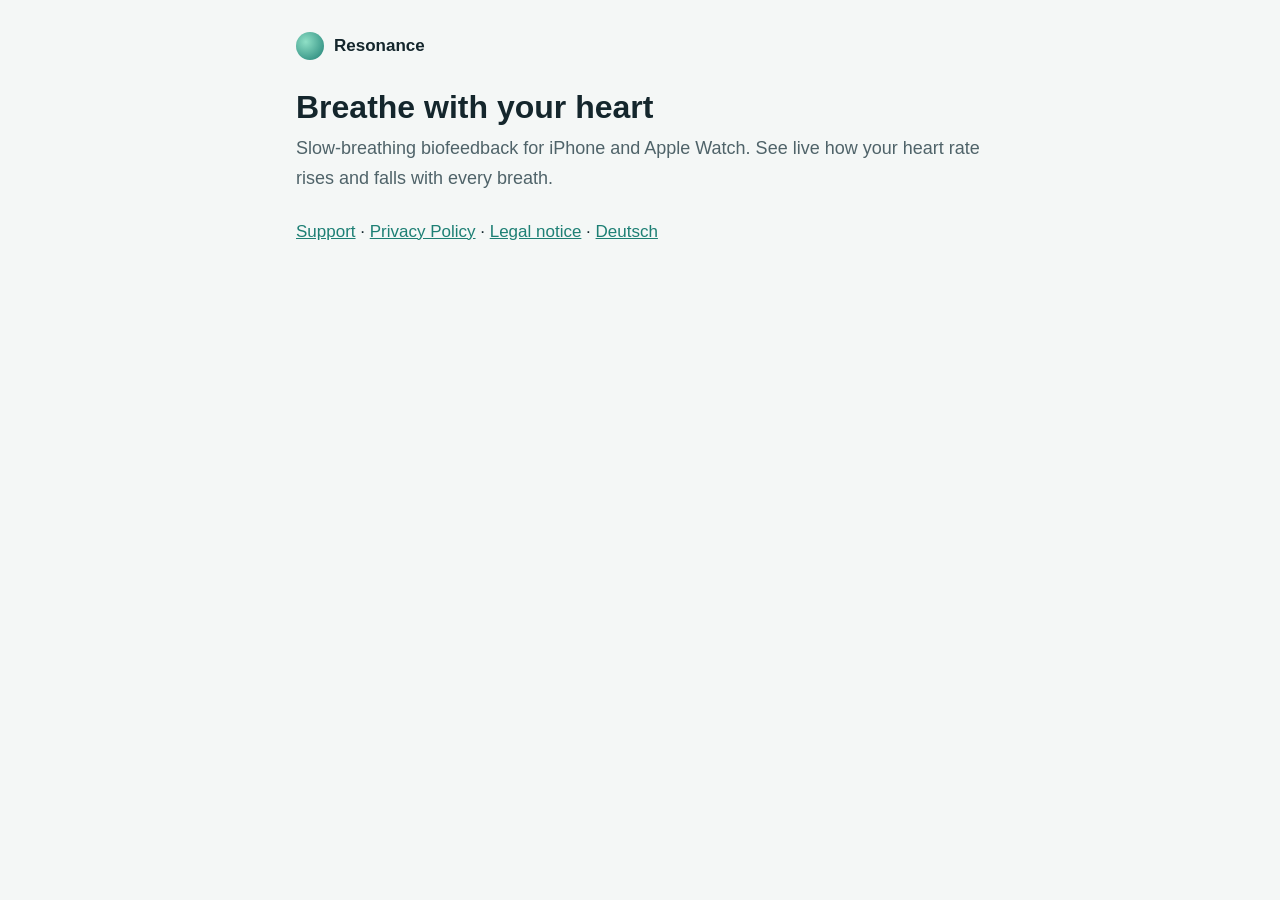
<file: index.html>
<!doctype html>
<html lang="en">
<head>
<meta charset="utf-8">
<meta name="viewport" content="width=device-width, initial-scale=1">
<title>Resonance</title>
<link rel="stylesheet" href="style.css">
</head>
<body>
<main>
<header class="top"><a class="brand" href="index.html"><span class="orb"></span>Resonance</a></header>
<h1>Breathe with your heart</h1>
<p class="lead">Slow-breathing biofeedback for iPhone and Apple Watch. See live how your heart rate rises and falls with every breath.</p>
<p><a href="support.html">Support</a> · <a href="privacy.html">Privacy Policy</a> · <a href="impressum.html">Legal notice</a> · <a href="de/index.html" lang="de">Deutsch</a></p>
</main>
</body>
</html>
</file>
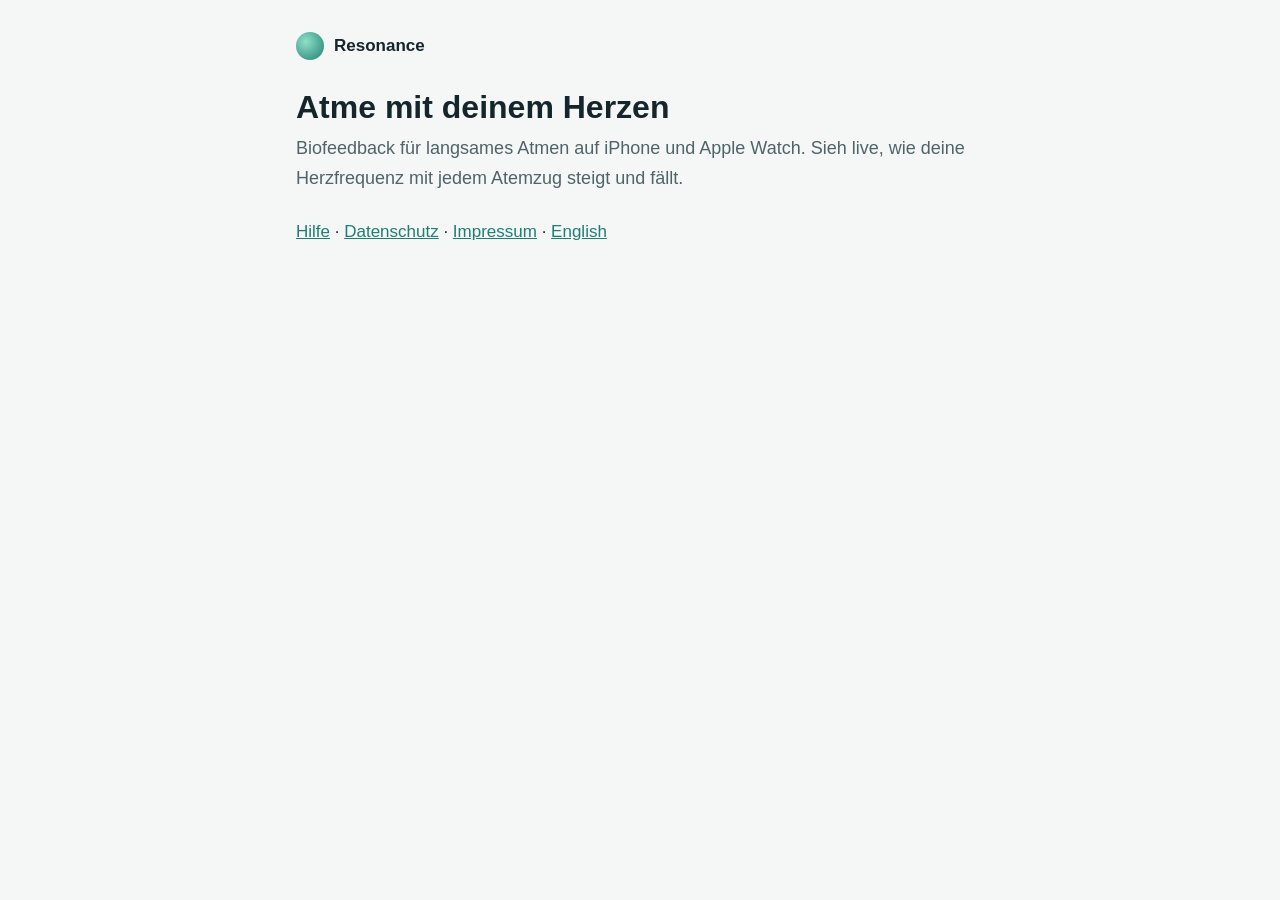
<file: de/index.html>
<!doctype html>
<html lang="de">
<head>
<meta charset="utf-8">
<meta name="viewport" content="width=device-width, initial-scale=1">
<title>Resonance</title>
<link rel="stylesheet" href="../style.css">
</head>
<body>
<main>
<header class="top"><a class="brand" href="index.html"><span class="orb"></span>Resonance</a></header>
<h1>Atme mit deinem Herzen</h1>
<p class="lead">Biofeedback für langsames Atmen auf iPhone und Apple Watch. Sieh live, wie deine Herzfrequenz mit jedem Atemzug steigt und fällt.</p>
<p><a href="support.html">Hilfe</a> · <a href="datenschutz.html">Datenschutz</a> · <a href="../impressum.html">Impressum</a> · <a href="../index.html" lang="en">English</a></p>
</main>
</body>
</html>
</file>
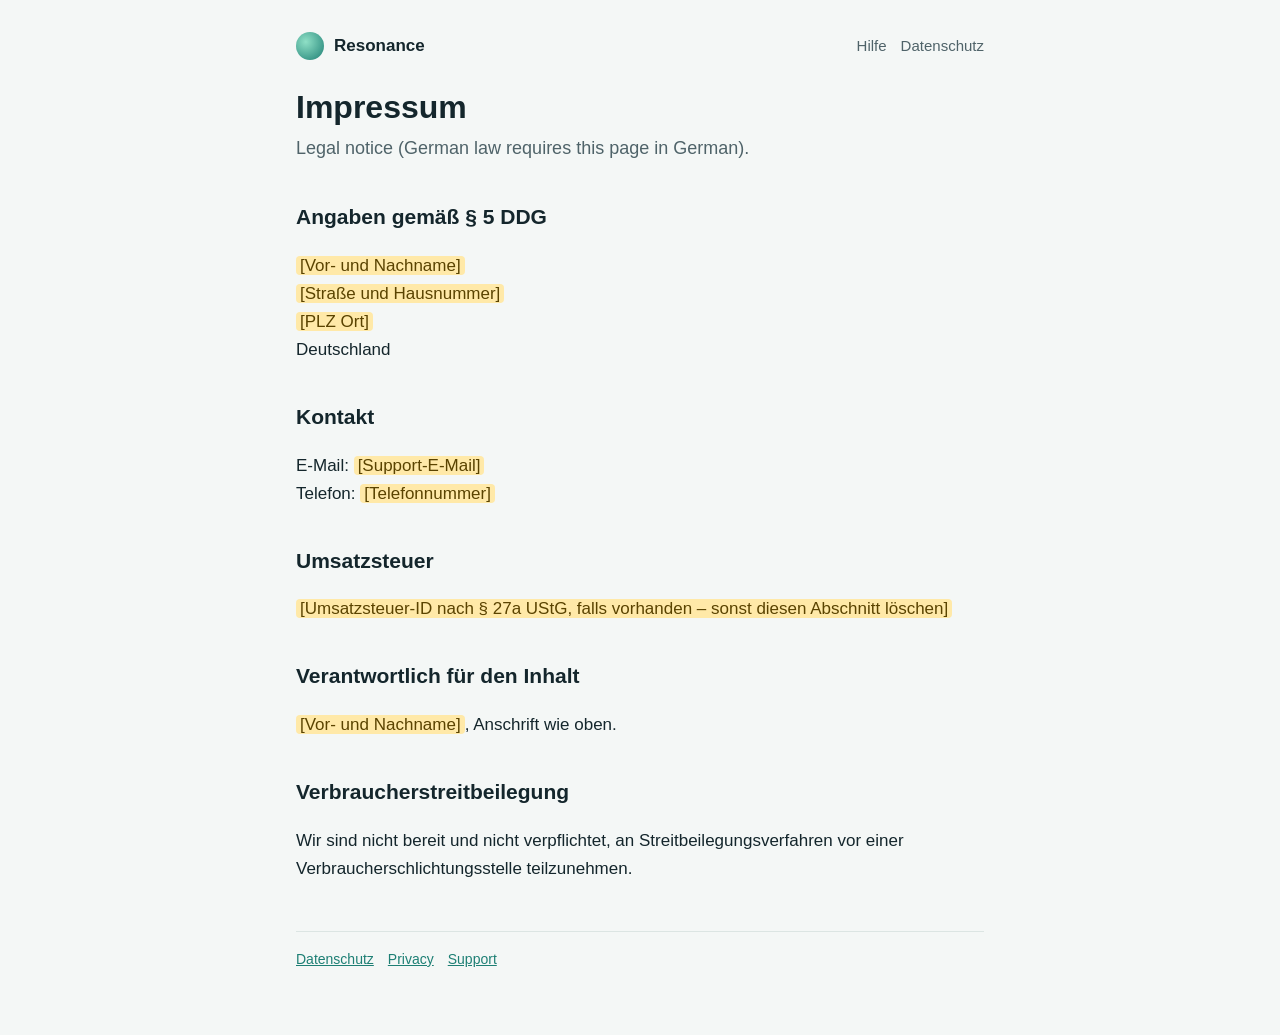
<file: impressum.html>
<!doctype html>
<html lang="de">
<head>
<meta charset="utf-8">
<meta name="viewport" content="width=device-width, initial-scale=1">
<title>Impressum · Resonance</title>
<link rel="stylesheet" href="style.css">
</head>
<body>
<main>
<header class="top">
  <a class="brand" href="index.html"><span class="orb"></span>Resonance</a>
  <nav><a href="de/support.html">Hilfe</a><a href="de/datenschutz.html">Datenschutz</a></nav>
</header>

<h1>Impressum</h1>
<p class="lead">Legal notice (German law requires this page in German).</p>

<h2>Angaben gemäß § 5 DDG</h2>
<p><span class="placeholder">[Vor- und Nachname]</span><br>
<span class="placeholder">[Straße und Hausnummer]</span><br>
<span class="placeholder">[PLZ Ort]</span><br>
Deutschland</p>

<h2>Kontakt</h2>
<p>E-Mail: <span class="placeholder">[Support-E-Mail]</span><br>
Telefon: <span class="placeholder">[Telefonnummer]</span></p>

<h2>Umsatzsteuer</h2>
<p><span class="placeholder">[Umsatzsteuer-ID nach § 27a UStG, falls vorhanden – sonst diesen Abschnitt löschen]</span></p>

<h2>Verantwortlich für den Inhalt</h2>
<p><span class="placeholder">[Vor- und Nachname]</span>, Anschrift wie oben.</p>

<h2>Verbraucherstreitbeilegung</h2>
<p>Wir sind nicht bereit und nicht verpflichtet, an Streitbeilegungsverfahren vor einer Verbraucherschlichtungsstelle teilzunehmen.</p>

<footer><a href="de/datenschutz.html">Datenschutz</a><a href="privacy.html">Privacy</a><a href="support.html">Support</a></footer>
</main>
</body>
</html>
</file>
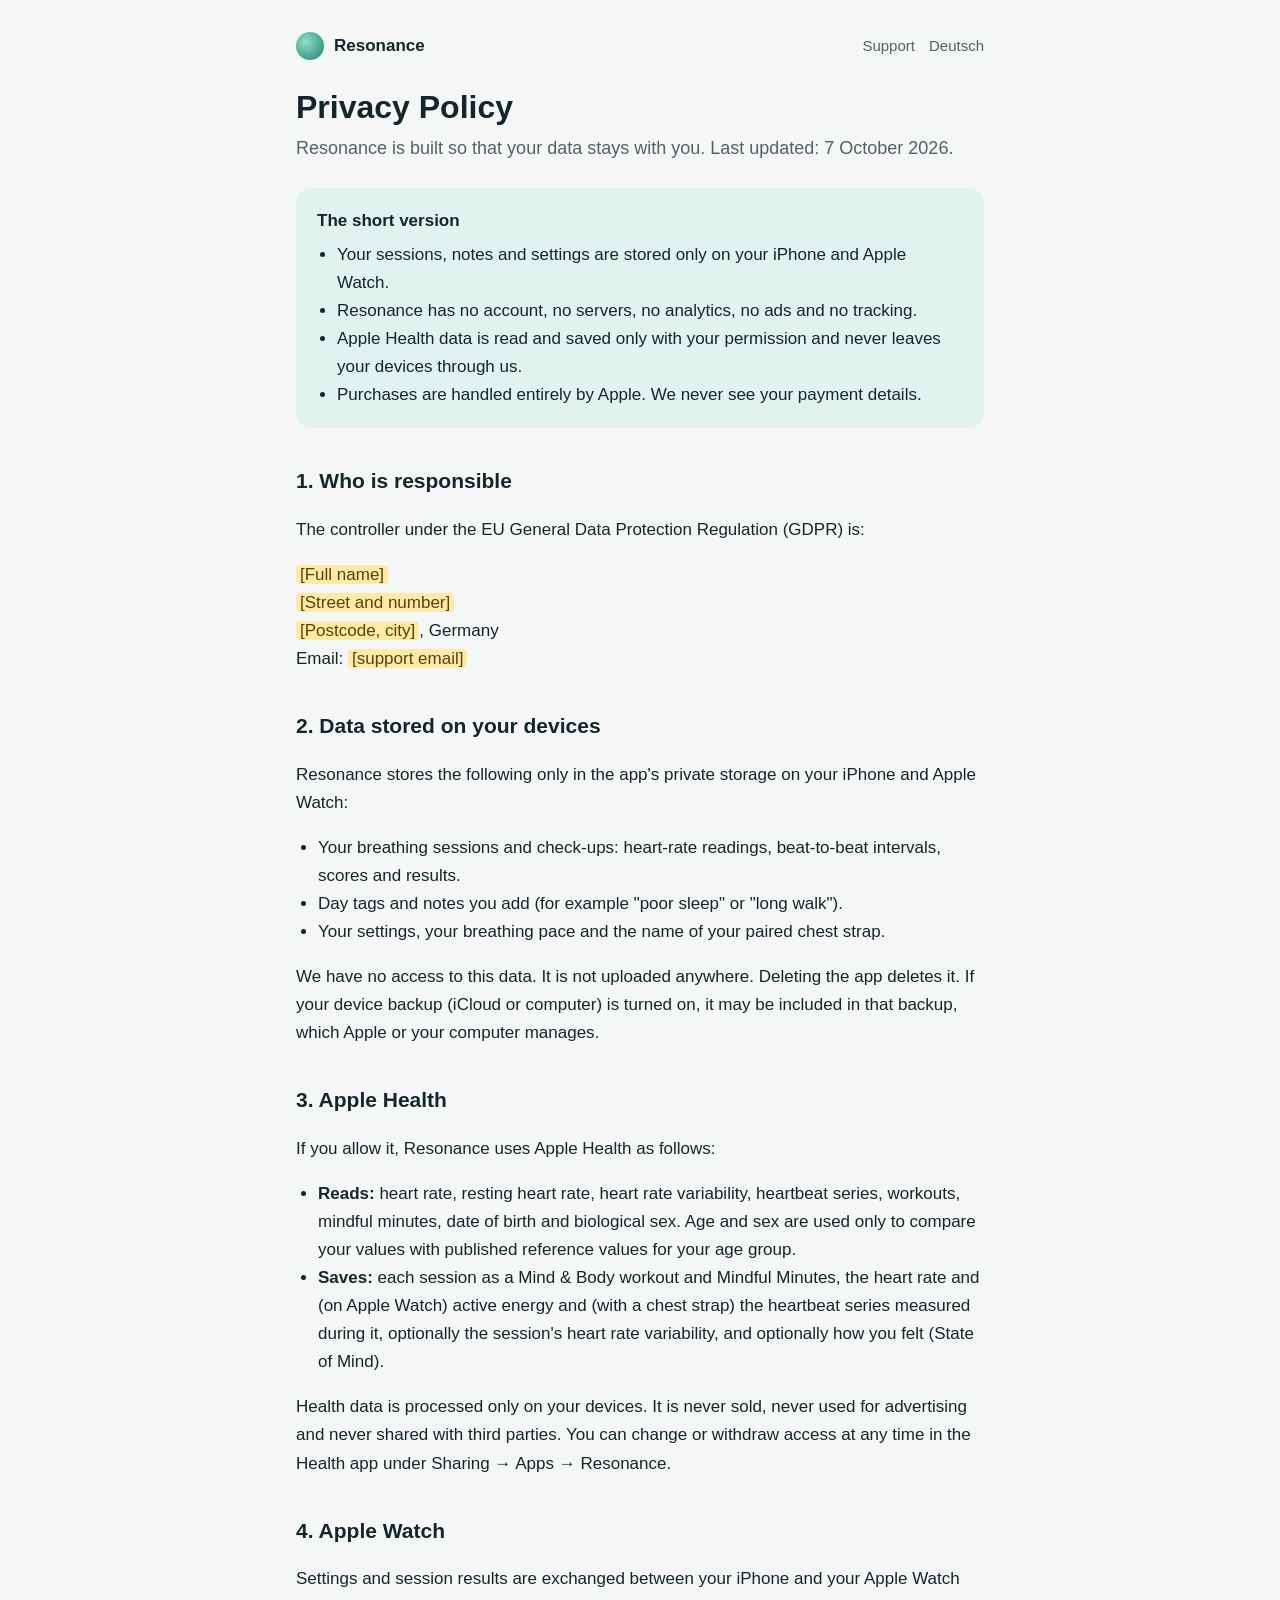
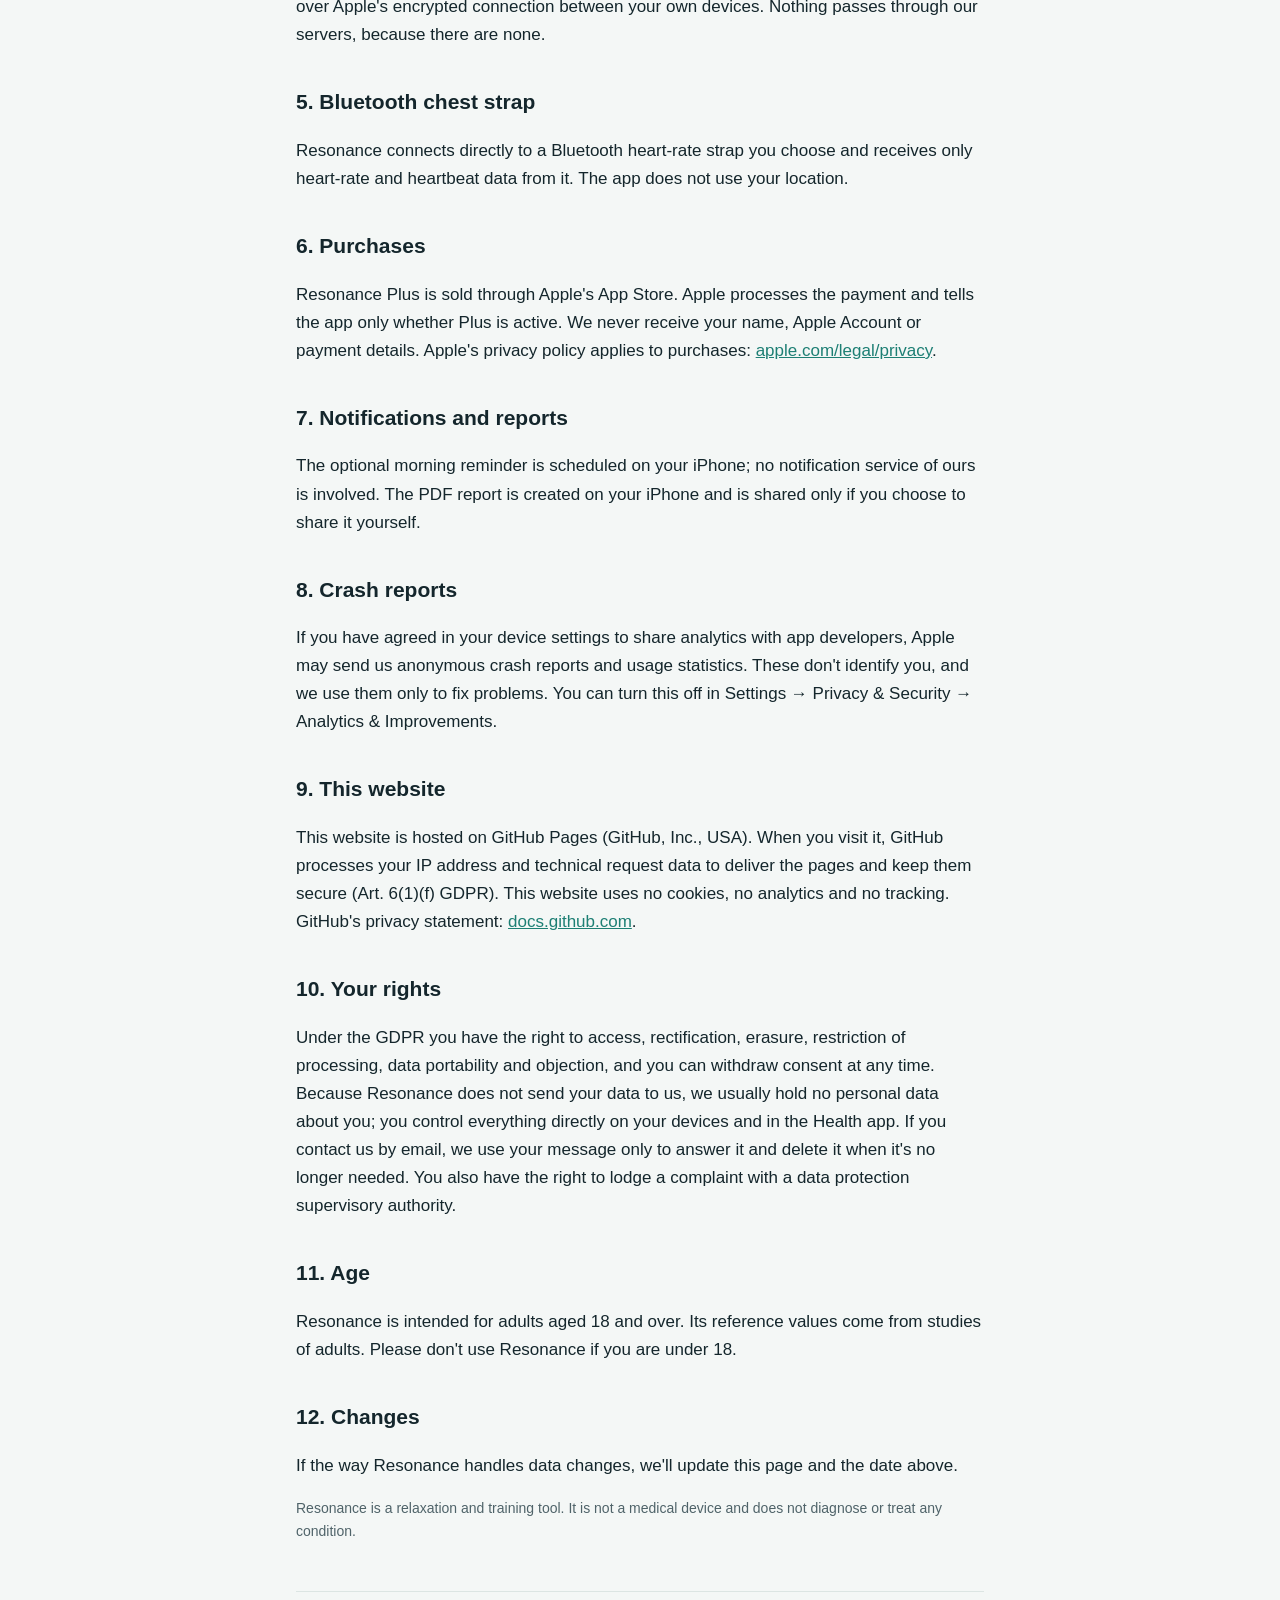
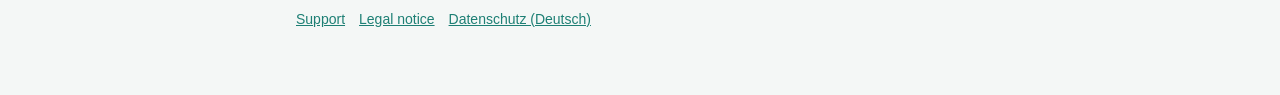
<file: privacy.html>
<!doctype html>
<html lang="en">
<head>
<meta charset="utf-8">
<meta name="viewport" content="width=device-width, initial-scale=1">
<title>Privacy Policy · Resonance</title>
<link rel="stylesheet" href="style.css">
<link rel="alternate" hreflang="de" href="de/datenschutz.html">
</head>
<body>
<main>
<header class="top">
  <a class="brand" href="index.html"><span class="orb"></span>Resonance</a>
  <nav><a href="support.html">Support</a><a href="de/datenschutz.html" lang="de">Deutsch</a></nav>
</header>

<h1>Privacy Policy</h1>
<p class="lead">Resonance is built so that your data stays with you. Last updated: 7 October 2026.</p>

<div class="card summary">
  <strong>The short version</strong>
  <ul>
    <li>Your sessions, notes and settings are stored only on your iPhone and Apple Watch.</li>
    <li>Resonance has no account, no servers, no analytics, no ads and no tracking.</li>
    <li>Apple Health data is read and saved only with your permission and never leaves your devices through us.</li>
    <li>Purchases are handled entirely by Apple. We never see your payment details.</li>
  </ul>
</div>

<h2>1. Who is responsible</h2>
<p>The controller under the EU General Data Protection Regulation (GDPR) is:</p>
<p><span class="placeholder">[Full name]</span><br>
<span class="placeholder">[Street and number]</span><br>
<span class="placeholder">[Postcode, city]</span>, Germany<br>
Email: <span class="placeholder">[support email]</span></p>

<h2>2. Data stored on your devices</h2>
<p>Resonance stores the following only in the app's private storage on your iPhone and Apple Watch:</p>
<ul>
  <li>Your breathing sessions and check-ups: heart-rate readings, beat-to-beat intervals, scores and results.</li>
  <li>Day tags and notes you add (for example "poor sleep" or "long walk").</li>
  <li>Your settings, your breathing pace and the name of your paired chest strap.</li>
</ul>
<p>We have no access to this data. It is not uploaded anywhere. Deleting the app deletes it.
If your device backup (iCloud or computer) is turned on, it may be included in that backup, which Apple or your computer manages.</p>

<h2>3. Apple Health</h2>
<p>If you allow it, Resonance uses Apple Health as follows:</p>
<ul>
  <li><strong>Reads:</strong> heart rate, resting heart rate, heart rate variability, heartbeat series, workouts, mindful minutes, date of birth and biological sex. Age and sex are used only to compare your values with published reference values for your age group.</li>
  <li><strong>Saves:</strong> each session as a Mind &amp; Body workout and Mindful Minutes, the heart rate and (on Apple Watch) active energy and (with a chest strap) the heartbeat series measured during it, optionally the session's heart rate variability, and optionally how you felt (State of Mind).</li>
</ul>
<p>Health data is processed only on your devices. It is never sold, never used for advertising and never shared with third parties.
You can change or withdraw access at any time in the Health app under Sharing → Apps → Resonance.</p>

<h2>4. Apple Watch</h2>
<p>Settings and session results are exchanged between your iPhone and your Apple Watch over Apple's encrypted connection between your own devices. Nothing passes through our servers, because there are none.</p>

<h2>5. Bluetooth chest strap</h2>
<p>Resonance connects directly to a Bluetooth heart-rate strap you choose and receives only heart-rate and heartbeat data from it. The app does not use your location.</p>

<h2>6. Purchases</h2>
<p>Resonance Plus is sold through Apple's App Store. Apple processes the payment and tells the app only whether Plus is active. We never receive your name, Apple Account or payment details. Apple's privacy policy applies to purchases: <a href="https://www.apple.com/legal/privacy/">apple.com/legal/privacy</a>.</p>

<h2>7. Notifications and reports</h2>
<p>The optional morning reminder is scheduled on your iPhone; no notification service of ours is involved.
The PDF report is created on your iPhone and is shared only if you choose to share it yourself.</p>

<h2>8. Crash reports</h2>
<p>If you have agreed in your device settings to share analytics with app developers, Apple may send us anonymous crash reports and usage statistics. These don't identify you, and we use them only to fix problems. You can turn this off in Settings → Privacy &amp; Security → Analytics &amp; Improvements.</p>

<h2>9. This website</h2>
<p>This website is hosted on GitHub Pages (GitHub, Inc., USA). When you visit it, GitHub processes your IP address and technical request data to deliver the pages and keep them secure (Art. 6(1)(f) GDPR). This website uses no cookies, no analytics and no tracking. GitHub's privacy statement: <a href="https://docs.github.com/site-policy/privacy-policies/github-general-privacy-statement">docs.github.com</a>.</p>

<h2>10. Your rights</h2>
<p>Under the GDPR you have the right to access, rectification, erasure, restriction of processing, data portability and objection, and you can withdraw consent at any time.
Because Resonance does not send your data to us, we usually hold no personal data about you; you control everything directly on your devices and in the Health app.
If you contact us by email, we use your message only to answer it and delete it when it's no longer needed.
You also have the right to lodge a complaint with a data protection supervisory authority.</p>

<h2>11. Age</h2>
<p>Resonance is intended for adults aged 18 and over. Its reference values come from studies of adults. Please don't use Resonance if you are under 18.</p>

<h2>12. Changes</h2>
<p>If the way Resonance handles data changes, we'll update this page and the date above.</p>

<p class="small">Resonance is a relaxation and training tool. It is not a medical device and does not diagnose or treat any condition.</p>

<footer><a href="support.html">Support</a><a href="impressum.html">Legal notice</a><a href="de/datenschutz.html">Datenschutz (Deutsch)</a></footer>
</main>
</body>
</html>
</file>
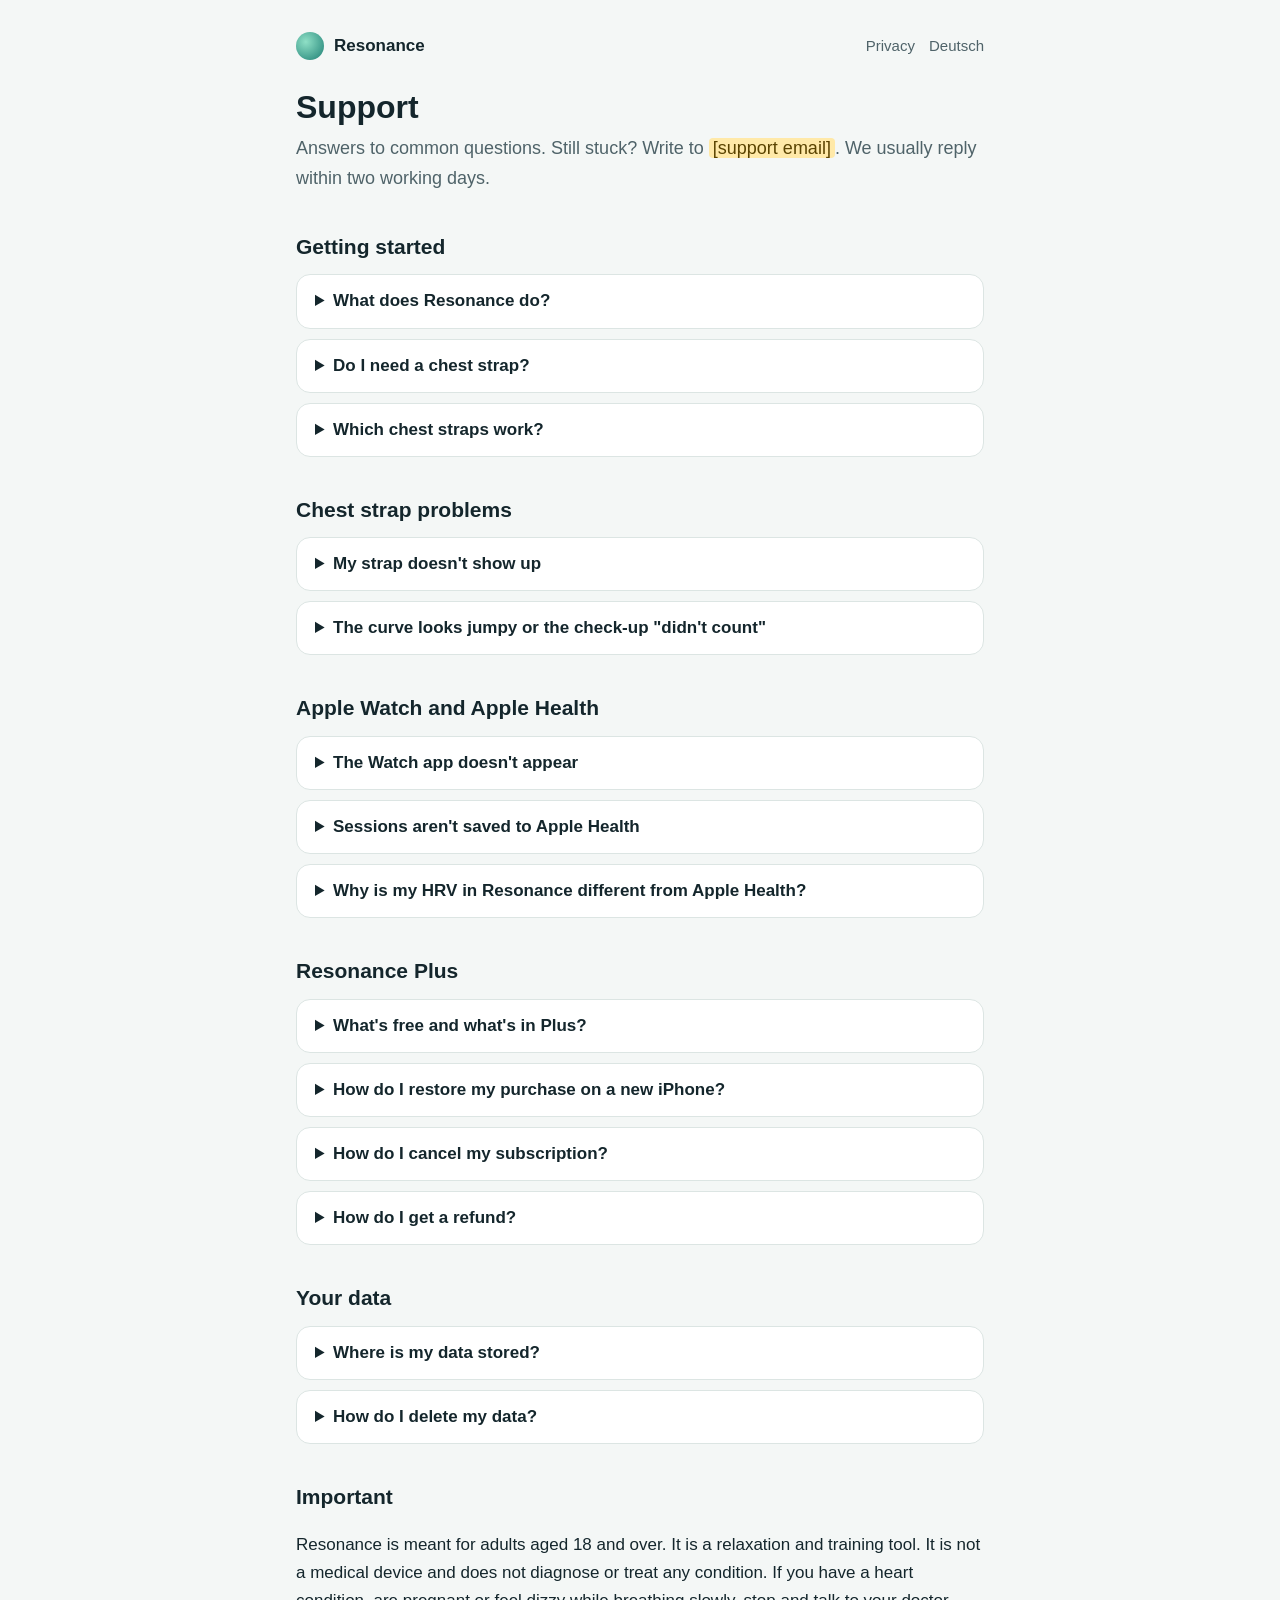
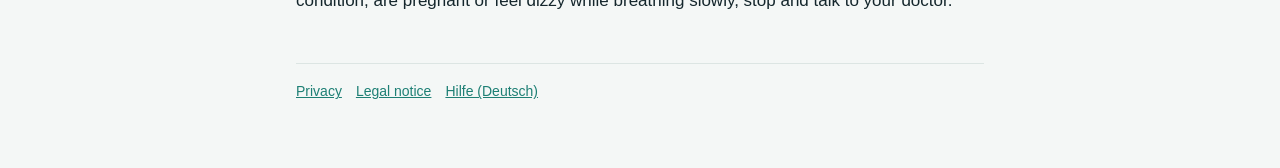
<file: support.html>
<!doctype html>
<html lang="en">
<head>
<meta charset="utf-8">
<meta name="viewport" content="width=device-width, initial-scale=1">
<title>Support · Resonance</title>
<link rel="stylesheet" href="style.css">
<link rel="alternate" hreflang="de" href="de/support.html">
</head>
<body>
<main>
<header class="top">
  <a class="brand" href="index.html"><span class="orb"></span>Resonance</a>
  <nav><a href="privacy.html">Privacy</a><a href="de/support.html" lang="de">Deutsch</a></nav>
</header>

<h1>Support</h1>
<p class="lead">Answers to common questions. Still stuck? Write to <span class="placeholder">[support email]</span>. We usually reply within two working days.</p>

<h2>Getting started</h2>
<details><summary>What does Resonance do?</summary>
<p>When you breathe in, your heart beats a little faster; when you breathe out, it slows down. Resonance guides you to breathe slowly so this wave becomes big and smooth, and shows you live how well it works.</p></details>
<details><summary>Do I need a chest strap?</summary>
<p>No. The Apple Watch works on its own. A Bluetooth chest strap measures every single heartbeat and gives the most precise feedback, especially at faster breathing paces and for HRV numbers like RMSSD.</p></details>
<details><summary>Which chest straps work?</summary>
<p>Any strap that uses the standard Bluetooth heart-rate profile and sends beat-to-beat (RR) intervals, for example the Polar H10 or Garmin HRM series. Straps that only send heart rate also work, just less precisely.</p></details>

<h2>Chest strap problems</h2>
<details><summary>My strap doesn't show up</summary>
<ul>
  <li>Wet the electrodes and put the strap on; most straps only wake up when they touch skin.</li>
  <li>Don't pair it in iOS Settings. Open Resonance → sensor row → Search for straps.</li>
  <li>Some straps allow only a few Bluetooth connections. Disconnect it from other apps or devices.</li>
  <li>Make sure Bluetooth is allowed for Resonance in Settings → Privacy &amp; Security → Bluetooth.</li>
</ul></details>
<details><summary>The curve looks jumpy or the check-up "didn't count"</summary>
<p>That usually means a weak signal. Wet the electrodes, tighten the strap a little and sit still. A Watch band should sit snugly above the wrist bone.</p></details>

<h2>Apple Watch and Apple Health</h2>
<details><summary>The Watch app doesn't appear</summary>
<p>Open the Watch app on your iPhone, scroll to Available Apps and install Resonance.</p></details>
<details><summary>Sessions aren't saved to Apple Health</summary>
<p>Open the Health app → your profile → Apps → Resonance and turn the categories on. Then in Resonance tap Settings → Reconnect Apple Health.</p></details>
<details><summary>Why is my HRV in Resonance different from Apple Health?</summary>
<p>They're measured in different situations. Apple Health takes short readings at rest, mostly at night. Resonance measures while you breathe slowly, which makes your heart rate swing much more. Compare each number only with itself.</p></details>

<h2>Resonance Plus</h2>
<details><summary>What's free and what's in Plus?</summary>
<p>Breathing sessions, live feedback, the check-up, the resonance finder, the Apple Watch and Apple Health are free. Plus unlocks your progress and its interpretation: Journey (start to now, trends, what affects you, milestones), the PDF report, Today and age comparisons.</p></details>
<details><summary>How do I restore my purchase on a new iPhone?</summary>
<p>Sign in with the same Apple Account, then open Resonance → Settings → Restore purchases.</p></details>
<details><summary>How do I cancel my subscription?</summary>
<p>Open Settings on your iPhone → your name → Subscriptions → Resonance Plus → Cancel Subscription. Cancel at least 24 hours before it renews. You keep Plus until the end of the paid period.</p></details>
<details><summary>How do I get a refund?</summary>
<p>Refunds are handled by Apple. Request one at <a href="https://reportaproblem.apple.com">reportaproblem.apple.com</a>.</p></details>

<h2>Your data</h2>
<details><summary>Where is my data stored?</summary>
<p>Only on your iPhone and Apple Watch, and in Apple Health if you allow it. Resonance has no account and no servers. See the <a href="privacy.html">privacy policy</a>.</p></details>
<details><summary>How do I delete my data?</summary>
<p>Deleting the app deletes everything Resonance stored. Sessions saved to Apple Health stay there until you delete them in the Health app (Browse → a category → Show All Data, or your profile → Apps → Resonance).</p></details>

<h2>Important</h2>
<p>Resonance is meant for adults aged 18 and over. It is a relaxation and training tool. It is not a medical device and does not diagnose or treat any condition. If you have a heart condition, are pregnant or feel dizzy while breathing slowly, stop and talk to your doctor.</p>

<footer><a href="privacy.html">Privacy</a><a href="impressum.html">Legal notice</a><a href="de/support.html">Hilfe (Deutsch)</a></footer>
</main>
</body>
</html>
</file>
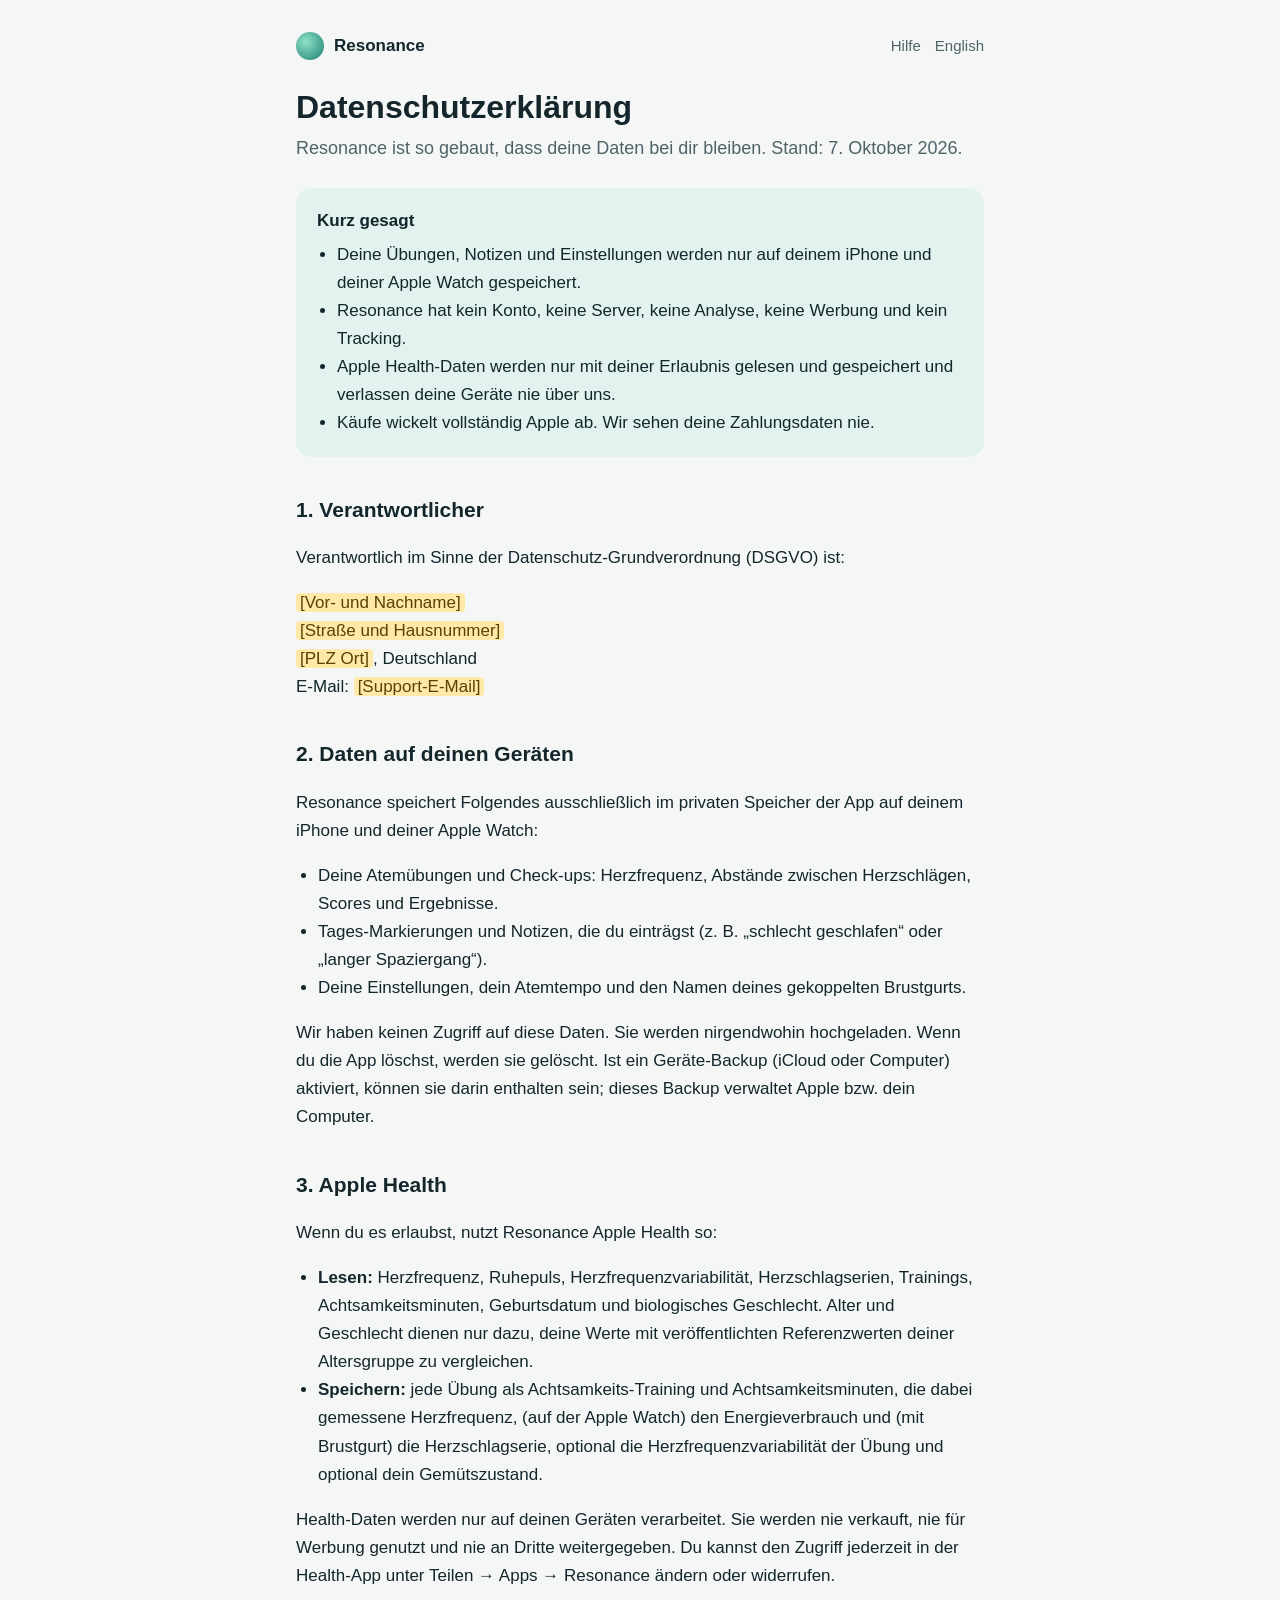
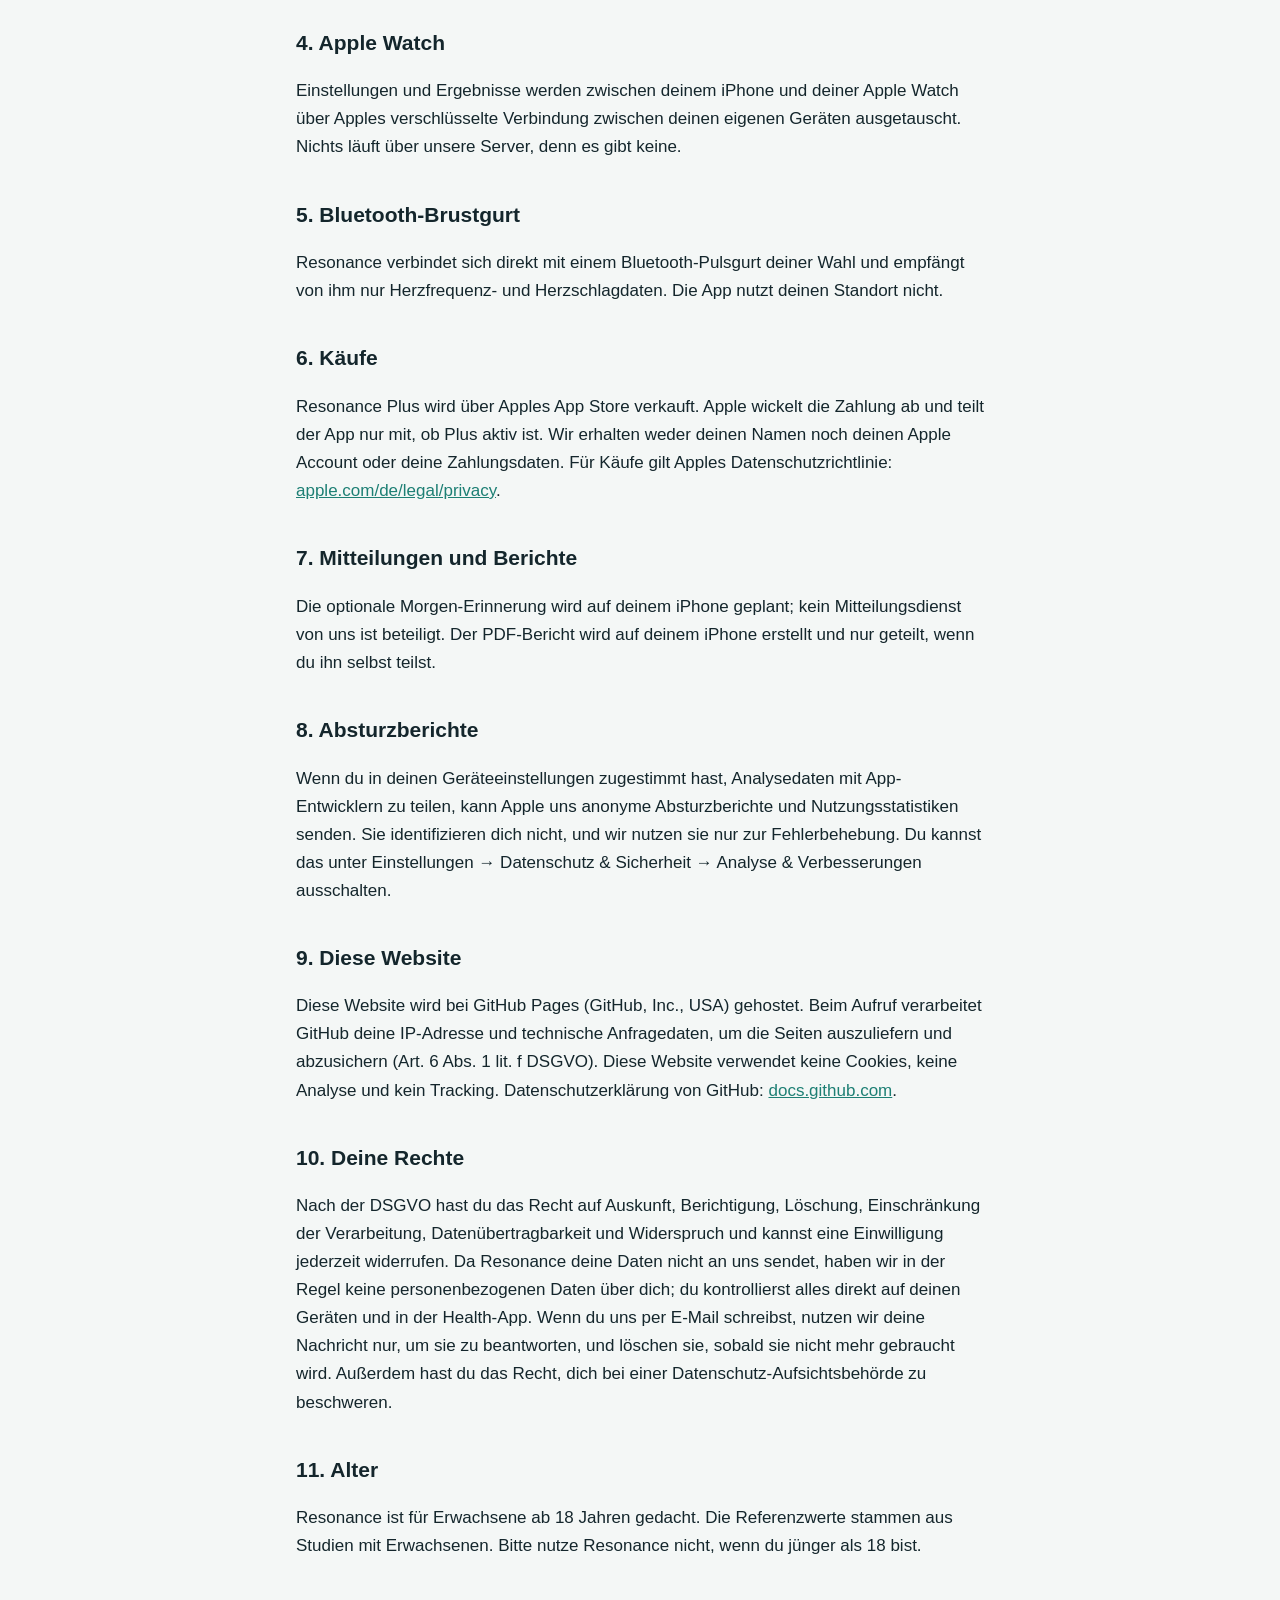
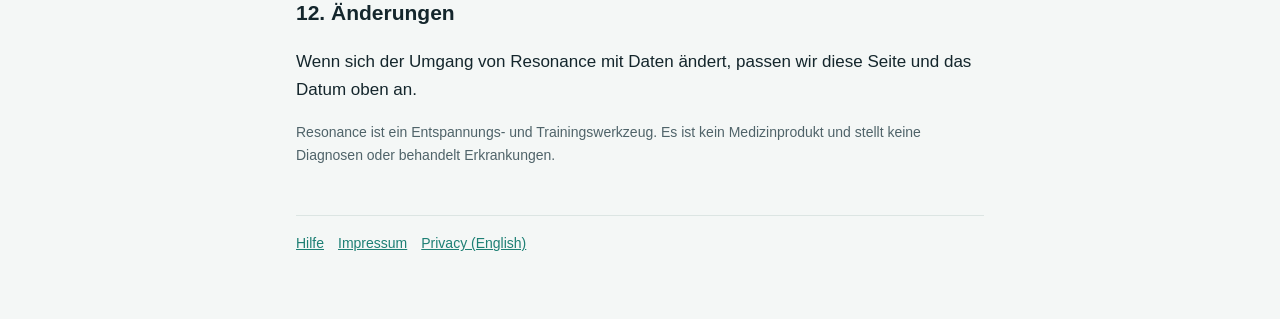
<file: de/datenschutz.html>
<!doctype html>
<html lang="de">
<head>
<meta charset="utf-8">
<meta name="viewport" content="width=device-width, initial-scale=1">
<title>Datenschutzerklärung · Resonance</title>
<link rel="stylesheet" href="../style.css">
<link rel="alternate" hreflang="en" href="../privacy.html">
</head>
<body>
<main>
<header class="top">
  <a class="brand" href="index.html"><span class="orb"></span>Resonance</a>
  <nav><a href="support.html">Hilfe</a><a href="../privacy.html" lang="en">English</a></nav>
</header>

<h1>Datenschutzerklärung</h1>
<p class="lead">Resonance ist so gebaut, dass deine Daten bei dir bleiben. Stand: 7. Oktober 2026.</p>

<div class="card summary">
  <strong>Kurz gesagt</strong>
  <ul>
    <li>Deine Übungen, Notizen und Einstellungen werden nur auf deinem iPhone und deiner Apple Watch gespeichert.</li>
    <li>Resonance hat kein Konto, keine Server, keine Analyse, keine Werbung und kein Tracking.</li>
    <li>Apple Health-Daten werden nur mit deiner Erlaubnis gelesen und gespeichert und verlassen deine Geräte nie über uns.</li>
    <li>Käufe wickelt vollständig Apple ab. Wir sehen deine Zahlungsdaten nie.</li>
  </ul>
</div>

<h2>1. Verantwortlicher</h2>
<p>Verantwortlich im Sinne der Datenschutz-Grundverordnung (DSGVO) ist:</p>
<p><span class="placeholder">[Vor- und Nachname]</span><br>
<span class="placeholder">[Straße und Hausnummer]</span><br>
<span class="placeholder">[PLZ Ort]</span>, Deutschland<br>
E-Mail: <span class="placeholder">[Support-E-Mail]</span></p>

<h2>2. Daten auf deinen Geräten</h2>
<p>Resonance speichert Folgendes ausschließlich im privaten Speicher der App auf deinem iPhone und deiner Apple Watch:</p>
<ul>
  <li>Deine Atemübungen und Check-ups: Herzfrequenz, Abstände zwischen Herzschlägen, Scores und Ergebnisse.</li>
  <li>Tages-Markierungen und Notizen, die du einträgst (z. B. „schlecht geschlafen“ oder „langer Spaziergang“).</li>
  <li>Deine Einstellungen, dein Atemtempo und den Namen deines gekoppelten Brustgurts.</li>
</ul>
<p>Wir haben keinen Zugriff auf diese Daten. Sie werden nirgendwohin hochgeladen. Wenn du die App löschst, werden sie gelöscht.
Ist ein Geräte-Backup (iCloud oder Computer) aktiviert, können sie darin enthalten sein; dieses Backup verwaltet Apple bzw. dein Computer.</p>

<h2>3. Apple Health</h2>
<p>Wenn du es erlaubst, nutzt Resonance Apple Health so:</p>
<ul>
  <li><strong>Lesen:</strong> Herzfrequenz, Ruhepuls, Herzfrequenzvariabilität, Herzschlagserien, Trainings, Achtsamkeitsminuten, Geburtsdatum und biologisches Geschlecht. Alter und Geschlecht dienen nur dazu, deine Werte mit veröffentlichten Referenzwerten deiner Altersgruppe zu vergleichen.</li>
  <li><strong>Speichern:</strong> jede Übung als Achtsamkeits-Training und Achtsamkeitsminuten, die dabei gemessene Herzfrequenz, (auf der Apple Watch) den Energieverbrauch und (mit Brustgurt) die Herzschlagserie, optional die Herzfrequenzvariabilität der Übung und optional dein Gemütszustand.</li>
</ul>
<p>Health-Daten werden nur auf deinen Geräten verarbeitet. Sie werden nie verkauft, nie für Werbung genutzt und nie an Dritte weitergegeben.
Du kannst den Zugriff jederzeit in der Health-App unter Teilen → Apps → Resonance ändern oder widerrufen.</p>

<h2>4. Apple Watch</h2>
<p>Einstellungen und Ergebnisse werden zwischen deinem iPhone und deiner Apple Watch über Apples verschlüsselte Verbindung zwischen deinen eigenen Geräten ausgetauscht. Nichts läuft über unsere Server, denn es gibt keine.</p>

<h2>5. Bluetooth-Brustgurt</h2>
<p>Resonance verbindet sich direkt mit einem Bluetooth-Pulsgurt deiner Wahl und empfängt von ihm nur Herzfrequenz- und Herzschlagdaten. Die App nutzt deinen Standort nicht.</p>

<h2>6. Käufe</h2>
<p>Resonance Plus wird über Apples App Store verkauft. Apple wickelt die Zahlung ab und teilt der App nur mit, ob Plus aktiv ist. Wir erhalten weder deinen Namen noch deinen Apple Account oder deine Zahlungsdaten. Für Käufe gilt Apples Datenschutzrichtlinie: <a href="https://www.apple.com/de/legal/privacy/">apple.com/de/legal/privacy</a>.</p>

<h2>7. Mitteilungen und Berichte</h2>
<p>Die optionale Morgen-Erinnerung wird auf deinem iPhone geplant; kein Mitteilungsdienst von uns ist beteiligt.
Der PDF-Bericht wird auf deinem iPhone erstellt und nur geteilt, wenn du ihn selbst teilst.</p>

<h2>8. Absturzberichte</h2>
<p>Wenn du in deinen Geräteeinstellungen zugestimmt hast, Analysedaten mit App-Entwicklern zu teilen, kann Apple uns anonyme Absturzberichte und Nutzungsstatistiken senden. Sie identifizieren dich nicht, und wir nutzen sie nur zur Fehlerbehebung. Du kannst das unter Einstellungen → Datenschutz &amp; Sicherheit → Analyse &amp; Verbesserungen ausschalten.</p>

<h2>9. Diese Website</h2>
<p>Diese Website wird bei GitHub Pages (GitHub, Inc., USA) gehostet. Beim Aufruf verarbeitet GitHub deine IP-Adresse und technische Anfragedaten, um die Seiten auszuliefern und abzusichern (Art. 6 Abs. 1 lit. f DSGVO). Diese Website verwendet keine Cookies, keine Analyse und kein Tracking. Datenschutzerklärung von GitHub: <a href="https://docs.github.com/site-policy/privacy-policies/github-general-privacy-statement">docs.github.com</a>.</p>

<h2>10. Deine Rechte</h2>
<p>Nach der DSGVO hast du das Recht auf Auskunft, Berichtigung, Löschung, Einschränkung der Verarbeitung, Datenübertragbarkeit und Widerspruch und kannst eine Einwilligung jederzeit widerrufen.
Da Resonance deine Daten nicht an uns sendet, haben wir in der Regel keine personenbezogenen Daten über dich; du kontrollierst alles direkt auf deinen Geräten und in der Health-App.
Wenn du uns per E-Mail schreibst, nutzen wir deine Nachricht nur, um sie zu beantworten, und löschen sie, sobald sie nicht mehr gebraucht wird.
Außerdem hast du das Recht, dich bei einer Datenschutz-Aufsichtsbehörde zu beschweren.</p>

<h2>11. Alter</h2>
<p>Resonance ist für Erwachsene ab 18 Jahren gedacht. Die Referenzwerte stammen aus Studien mit Erwachsenen. Bitte nutze Resonance nicht, wenn du jünger als 18 bist.</p>

<h2>12. Änderungen</h2>
<p>Wenn sich der Umgang von Resonance mit Daten ändert, passen wir diese Seite und das Datum oben an.</p>

<p class="small">Resonance ist ein Entspannungs- und Trainingswerkzeug. Es ist kein Medizinprodukt und stellt keine Diagnosen oder behandelt Erkrankungen.</p>

<footer><a href="support.html">Hilfe</a><a href="../impressum.html">Impressum</a><a href="../privacy.html">Privacy (English)</a></footer>
</main>
</body>
</html>
</file>
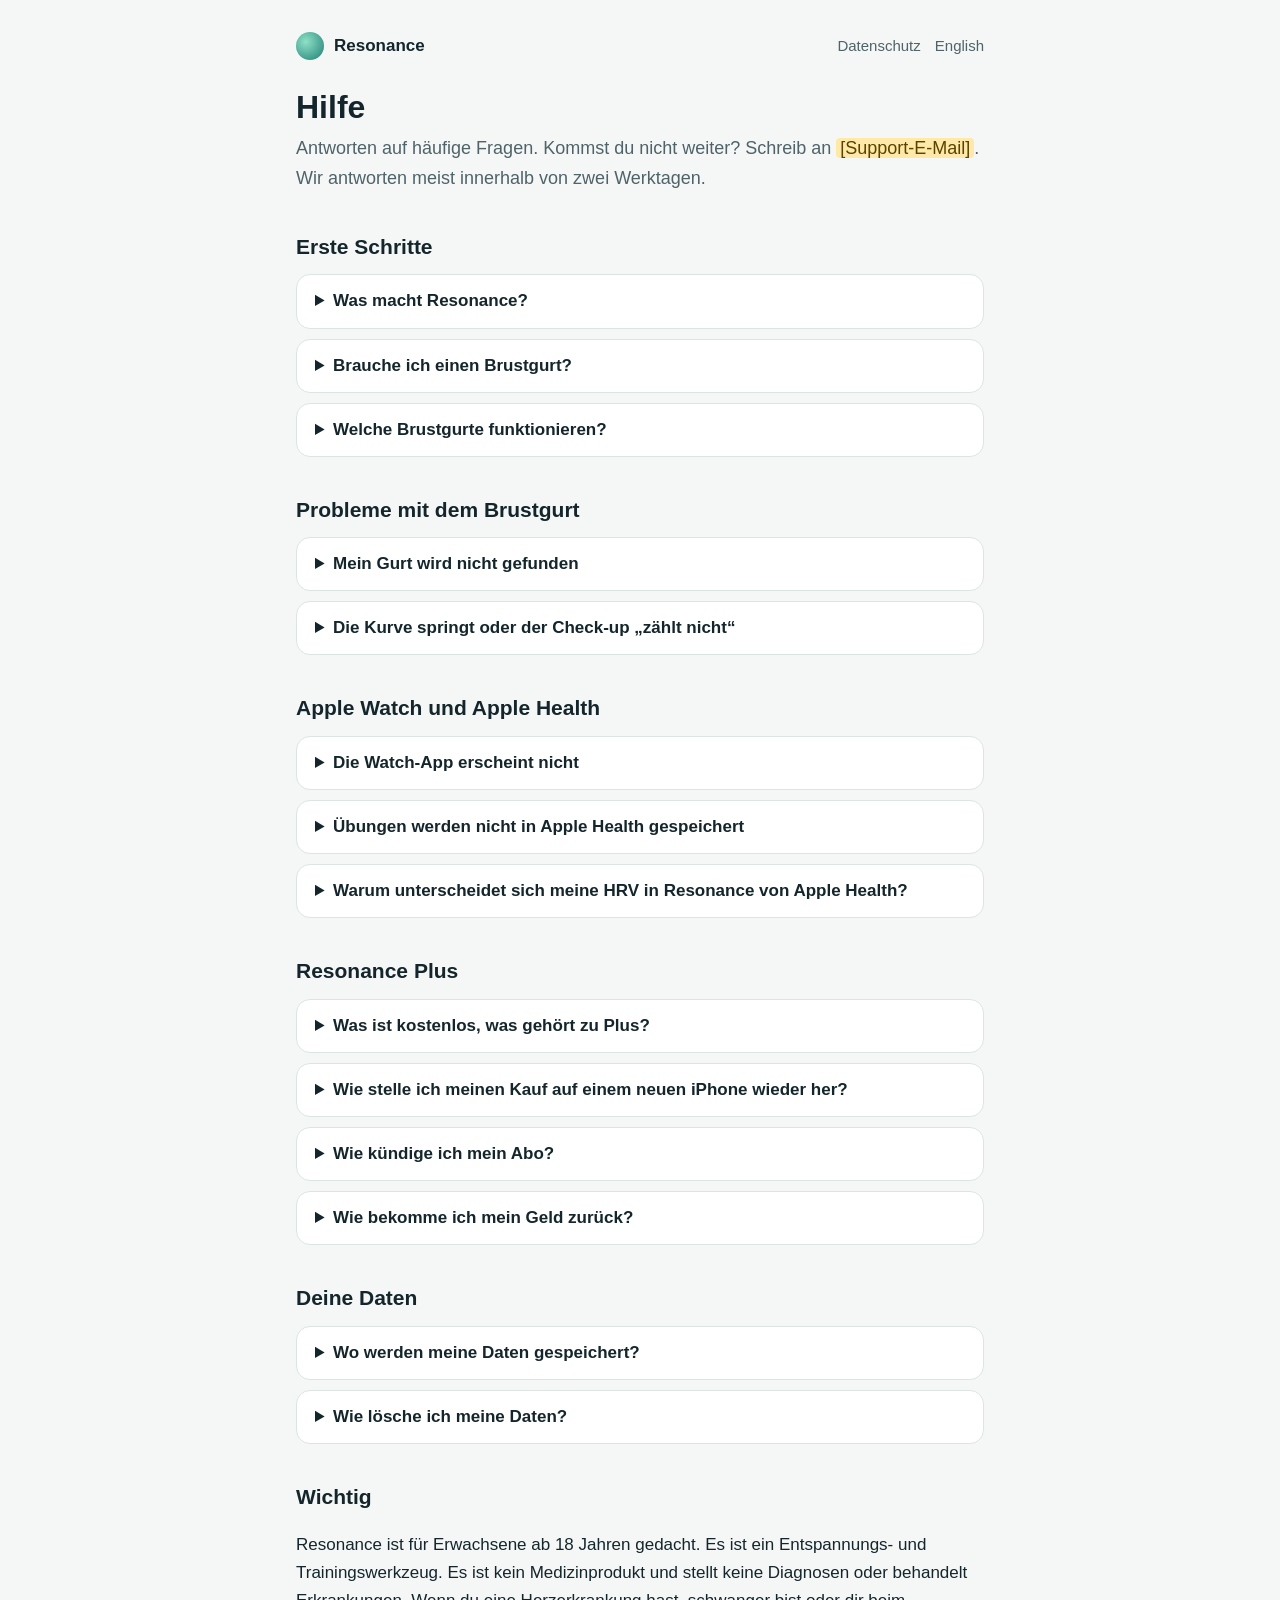
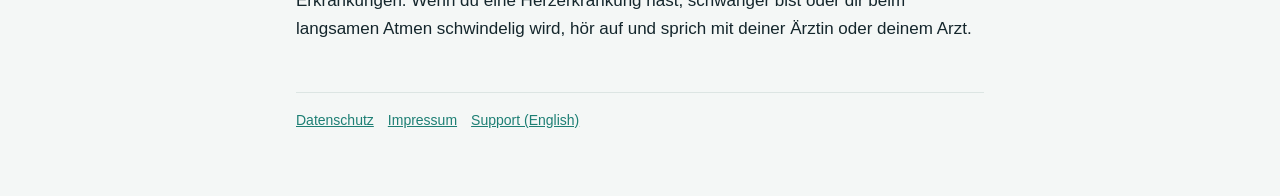
<file: de/support.html>
<!doctype html>
<html lang="de">
<head>
<meta charset="utf-8">
<meta name="viewport" content="width=device-width, initial-scale=1">
<title>Hilfe · Resonance</title>
<link rel="stylesheet" href="../style.css">
<link rel="alternate" hreflang="en" href="../support.html">
</head>
<body>
<main>
<header class="top">
  <a class="brand" href="index.html"><span class="orb"></span>Resonance</a>
  <nav><a href="datenschutz.html">Datenschutz</a><a href="../support.html" lang="en">English</a></nav>
</header>

<h1>Hilfe</h1>
<p class="lead">Antworten auf häufige Fragen. Kommst du nicht weiter? Schreib an <span class="placeholder">[Support-E-Mail]</span>. Wir antworten meist innerhalb von zwei Werktagen.</p>

<h2>Erste Schritte</h2>
<details><summary>Was macht Resonance?</summary>
<p>Beim Einatmen schlägt dein Herz etwas schneller, beim Ausatmen langsamer. Resonance hilft dir, langsam zu atmen, damit diese Welle groß und gleichmäßig wird, und zeigt dir live, wie gut es klappt.</p></details>
<details><summary>Brauche ich einen Brustgurt?</summary>
<p>Nein. Die Apple Watch funktioniert allein. Ein Bluetooth-Brustgurt misst jeden einzelnen Herzschlag und liefert das genaueste Feedback, besonders bei schnellerem Atemtempo und für HRV-Werte wie RMSSD.</p></details>
<details><summary>Welche Brustgurte funktionieren?</summary>
<p>Jeder Gurt mit dem Standard-Bluetooth-Herzfrequenzprofil, der Schlag-zu-Schlag-Abstände (RR) sendet, zum Beispiel der Polar H10 oder die Garmin-HRM-Reihe. Gurte, die nur die Herzfrequenz senden, funktionieren auch, nur weniger genau.</p></details>

<h2>Probleme mit dem Brustgurt</h2>
<details><summary>Mein Gurt wird nicht gefunden</summary>
<ul>
  <li>Befeuchte die Elektroden und leg den Gurt an; die meisten Gurte wachen erst bei Hautkontakt auf.</li>
  <li>Koppel ihn nicht in den iOS-Einstellungen. Öffne Resonance → Sensor-Zeile → Nach Gurten suchen.</li>
  <li>Manche Gurte erlauben nur wenige Bluetooth-Verbindungen. Trenne ihn von anderen Apps oder Geräten.</li>
  <li>Prüfe, ob Bluetooth für Resonance erlaubt ist: Einstellungen → Datenschutz &amp; Sicherheit → Bluetooth.</li>
</ul></details>
<details><summary>Die Kurve springt oder der Check-up „zählt nicht“</summary>
<p>Das liegt meist an einem schwachen Signal. Befeuchte die Elektroden, zieh den Gurt etwas fester und sitz still. Das Watch-Armband sollte eng oberhalb des Handgelenkknochens sitzen.</p></details>

<h2>Apple Watch und Apple Health</h2>
<details><summary>Die Watch-App erscheint nicht</summary>
<p>Öffne die Watch-App auf deinem iPhone, scrolle zu „Verfügbare Apps“ und installiere Resonance.</p></details>
<details><summary>Übungen werden nicht in Apple Health gespeichert</summary>
<p>Öffne die Health-App → dein Profil → Apps → Resonance und schalte die Kategorien ein. Tippe dann in Resonance auf Einstellungen → Apple Health neu verbinden.</p></details>
<details><summary>Warum unterscheidet sich meine HRV in Resonance von Apple Health?</summary>
<p>Sie werden in verschiedenen Situationen gemessen. Apple Health misst kurz in Ruhe, meist nachts. Resonance misst, während du langsam atmest; dabei schwankt deine Herzfrequenz viel stärker. Vergleiche jeden Wert nur mit sich selbst.</p></details>

<h2>Resonance Plus</h2>
<details><summary>Was ist kostenlos, was gehört zu Plus?</summary>
<p>Atemübungen, Live-Feedback, der Check-up, der Resonanz-Finder, die Apple Watch und Apple Health sind kostenlos. Plus schaltet deinen Fortschritt und seine Auswertung frei: Fortschritt (Start bis jetzt, Trends, was dich beeinflusst, Meilensteine), den PDF-Bericht, Heute und den Altersvergleich.</p></details>
<details><summary>Wie stelle ich meinen Kauf auf einem neuen iPhone wieder her?</summary>
<p>Melde dich mit demselben Apple Account an und öffne Resonance → Einstellungen → Käufe wiederherstellen.</p></details>
<details><summary>Wie kündige ich mein Abo?</summary>
<p>Öffne die Einstellungen auf deinem iPhone → dein Name → Abonnements → Resonance Plus → Abo kündigen. Kündige spätestens 24 Stunden vor der Verlängerung. Plus bleibt bis zum Ende des bezahlten Zeitraums aktiv.</p></details>
<details><summary>Wie bekomme ich mein Geld zurück?</summary>
<p>Erstattungen laufen über Apple. Du kannst sie unter <a href="https://reportaproblem.apple.com">reportaproblem.apple.com</a> beantragen.</p></details>

<h2>Deine Daten</h2>
<details><summary>Wo werden meine Daten gespeichert?</summary>
<p>Nur auf deinem iPhone und deiner Apple Watch und, wenn du es erlaubst, in Apple Health. Resonance hat kein Konto und keine Server. Mehr dazu in der <a href="datenschutz.html">Datenschutzerklärung</a>.</p></details>
<details><summary>Wie lösche ich meine Daten?</summary>
<p>Wenn du die App löschst, wird alles gelöscht, was Resonance gespeichert hat. Übungen in Apple Health bleiben dort, bis du sie in der Health-App löschst (Entdecken → Kategorie → Alle Daten anzeigen oder Profil → Apps → Resonance).</p></details>

<h2>Wichtig</h2>
<p>Resonance ist für Erwachsene ab 18 Jahren gedacht. Es ist ein Entspannungs- und Trainingswerkzeug. Es ist kein Medizinprodukt und stellt keine Diagnosen oder behandelt Erkrankungen. Wenn du eine Herzerkrankung hast, schwanger bist oder dir beim langsamen Atmen schwindelig wird, hör auf und sprich mit deiner Ärztin oder deinem Arzt.</p>

<footer><a href="datenschutz.html">Datenschutz</a><a href="../impressum.html">Impressum</a><a href="../support.html">Support (English)</a></footer>
</main>
</body>
</html>
</file>
<file: style.css>
:root {
  --bg: #f4f7f6; --surface: #ffffff; --text: #14262c; --muted: #4f6369; --line: #dce5e3;
  --accent: #1d7f74; --accent-soft: #e1f2ef;
}
@media (prefers-color-scheme: dark) {
  :root { --bg: #0d1d24; --surface: #13282f; --text: #e6efed; --muted: #9db1af; --line: #22393f;
          --accent: #5dcaa5; --accent-soft: #163a37; }
}
* { box-sizing: border-box; }
body { margin: 0; background: var(--bg); color: var(--text);
       font: 17px/1.65 -apple-system, BlinkMacSystemFont, "SF Pro Text", "Segoe UI", Roboto, sans-serif; }
main { max-width: 720px; margin: 0 auto; padding: 32px 16px 64px; }
header.top { display: flex; align-items: center; justify-content: space-between; gap: 12px; margin-bottom: 28px; }
.brand { display: flex; align-items: center; gap: 10px; color: var(--text); text-decoration: none; font-weight: 600; }
.orb { width: 28px; height: 28px; border-radius: 50%; background: radial-gradient(circle at 35% 35%, #8fe0c6, #1d7f74); }
nav a { color: var(--muted); text-decoration: none; margin-left: 14px; font-size: 15px; }
nav a:hover, a { color: var(--accent); }
h1 { font-size: 32px; line-height: 1.2; margin: 0 0 8px; font-weight: 600; }
h2 { font-size: 21px; margin: 36px 0 8px; font-weight: 600; }
h3 { font-size: 17px; margin: 20px 0 4px; font-weight: 600; }
.lead { color: var(--muted); font-size: 18px; margin: 0 0 24px; }
.card { background: var(--surface); border: 1px solid var(--line); border-radius: 16px; padding: 18px 20px; margin: 16px 0; }
.summary { background: var(--accent-soft); border-color: transparent; }
.summary ul { margin: 6px 0 0; padding-left: 20px; }
details { background: var(--surface); border: 1px solid var(--line); border-radius: 14px; padding: 12px 18px; margin: 10px 0; }
summary { cursor: pointer; font-weight: 600; }
details p, details ul { margin: 8px 0 4px; }
ul { padding-left: 22px; }
.small { color: var(--muted); font-size: 14px; }
footer { margin-top: 48px; padding-top: 16px; border-top: 1px solid var(--line); color: var(--muted); font-size: 14px; }
footer a { margin-right: 14px; }
.placeholder { background: #ffe9a8; color: #5a4300; padding: 0 4px; border-radius: 4px; }
</file>
